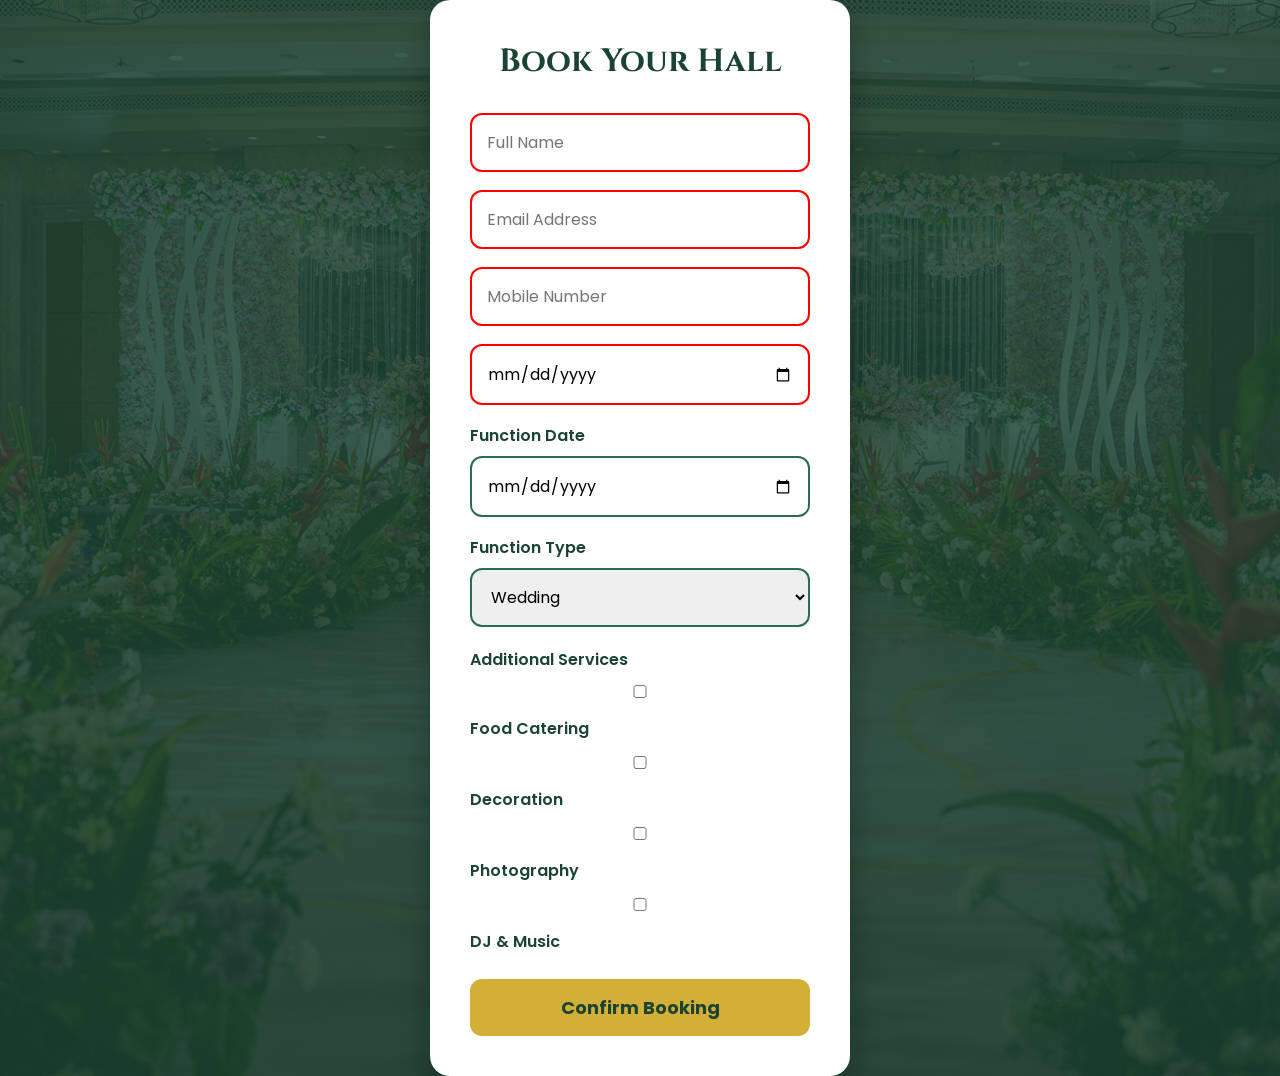
<file: booking.html>
<!DOCTYPE html>
<html>

<head>

    <title>Book Hall</title>

    <link rel="stylesheet" href="css/style.css">

    <link href="https://fonts.googleapis.com/css2?family=Poppins:wght@300;400;500;600;700&display=swap" rel="stylesheet">

    <link href="https://fonts.googleapis.com/css2?family=Cinzel:wght@500;600;700&display=swap" rel="stylesheet">

</head>

<body>

<div class="form-page">

    <div class="form-card">

        <h1>Book Your Hall</h1>

        <input type="text" id="name" placeholder="Full Name" required>

<input type="email" id="email" placeholder="Email Address" required>

<input type="tel" id="mobile" placeholder="Mobile Number" required>

<input type="date" id="date" required>

        <label>Function Date</label>

        <input type="date">

        <label>Function Type</label>

       <select id="functionType" required>

            <option>Wedding</option>

            <option>Reception</option>

            <option>Birthday Party</option>

            <option>Corporate Event</option>

            <option>Engagement</option>

        </select>

        <label>Additional Services</label>

        <div class="checkbox-group">

            <label>
                <input type="checkbox">
                Food Catering
            </label>

            <label>
                <input type="checkbox">
                Decoration
            </label>

            <label>
                <input type="checkbox">
                Photography
            </label>

            <label>
                <input type="checkbox">
                DJ & Music
            </label>

        </div>

       <button
class="form-btn"
onclick="validateBooking()">

Confirm Booking

</button>
        

    </div>

</div>
<script>

const params = new URLSearchParams(window.location.search);

const hallName = params.get("hall");

async function validateBooking(){

    let name = document.getElementById("name").value.trim();
    let email = document.getElementById("email").value.trim();
    let mobile = document.getElementById("mobile").value.trim();
    let date = document.getElementById("date").value;
    let functionType = document.getElementById("functionType").value;

    if(name === "" || email === "" || mobile === "" || date === ""){
        alert("Please fill all required details!");
        return;
    }

    if(mobile.length < 10){
        alert("Enter a valid mobile number!");
        return;
    }

    try{

        const response = await fetch(
            "https://hallbooking-production-942e.up.railway.app/api/bookings/create",
            {
                method: "POST",
                headers: {
                    "Content-Type": "application/json"
                },
                body: JSON.stringify({
                    hallName,
                    name,
                    email,
                    mobile,
                    date,
                    functionType
                })
            }
        );

        const data = await response.json();

        if(data.success){

            alert("Booking Successful!");

            window.location.href = "success.html";

        }else{

            alert(data.message);

        }

    }catch(error){

        alert("Server Error!");

        console.log(error);

    }

}

</script>
</body>
</html>
</file>
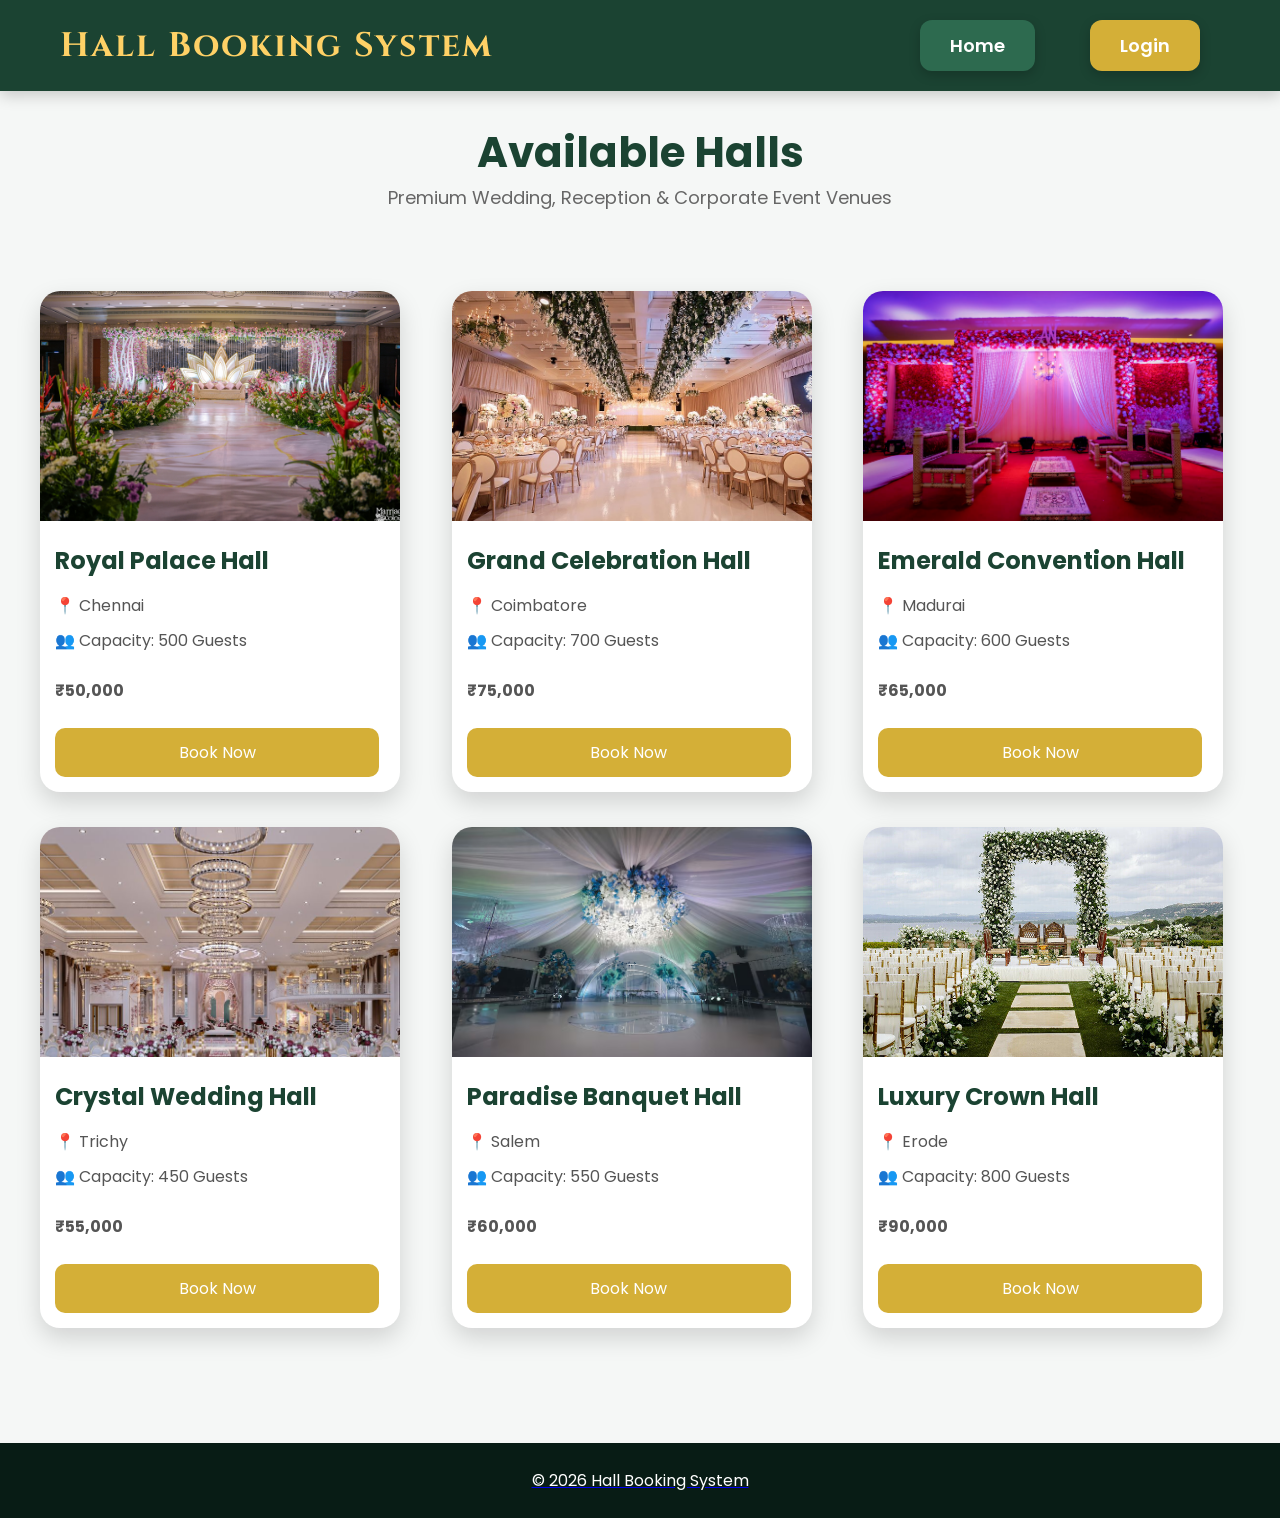
<file: halls.html>
<!DOCTYPE html>
<html>

<head>

    <title>Available Halls</title>

    <link rel="stylesheet" href="css/style.css">

    <link href="https://fonts.googleapis.com/css2?family=Poppins:wght@300;400;500;600;700&display=swap" rel="stylesheet">

    <link href="https://fonts.googleapis.com/css2?family=Cinzel:wght@500;600;700&display=swap" rel="stylesheet">

</head>

<body>

<nav>

    <h2 class="logo">
        Hall Booking System
    </h2>

    <div class="auth-buttons">

        <a href="index.html" class="login-btn">
            Home
        </a>

        <a href="login.html" class="register-btn">
            Login
        </a>

    </div>

</nav>

<h1 class="page-title">
    Available Halls
</h1>

<p class="subtitle">
    Premium Wedding, Reception & Corporate Event Venues
</p>

<div class="hall-container">

    <!-- Hall 1 -->

    <div class="hall-card">

        <img src="images/royalhall.jpg">

        <h3>Royal Palace Hall</h3>

        <p>📍 Chennai</p>

        <p>👥 Capacity: 500 Guests</p>

        <p class="price">₹50,000</p>

       <a href="booking.html?hall=Royal Hall">

<button class="book-btn">

Book Now

</button>

</a>

    </div>

    <!-- Hall 2 -->

    <div class="hall-card">

        <img src="images/grandhall.jpg">

        <h3>Grand Celebration Hall</h3>

        <p>📍 Coimbatore</p>

        <p>👥 Capacity: 700 Guests</p>

        <p class="price">₹75,000</p>

        <a href="booking.html?hall=Grand Palace">

<button class="book-btn">

Book Now

</button>

</a>

    </div>

    <!-- Hall 3 -->

    <div class="hall-card">

        <img src="images/emeraldhall.jpg">

        <h3>Emerald Convention Hall</h3>

        <p>📍 Madurai</p>

        <p>👥 Capacity: 600 Guests</p>

        <p class="price">₹65,000</p>

       <a href="booking.html?hall=Emerald Convention">

<button class="book-btn">

Book Now

</button>

</a>

    </div>

    <!-- Hall 4 -->

    <div class="hall-card">

        <img src="images/crystalhall.jpg">

        <h3>Crystal Wedding Hall</h3>

        <p>📍 Trichy</p>

        <p>👥 Capacity: 450 Guests</p>

        <p class="price">₹55,000</p>

        <a href="booking.html?hall=Crystal Wedding">

<button class="book-btn">

Book Now

</button>

</a>

    </div>

    <!-- Hall 5 -->

    <div class="hall-card">

        <img src="images/paradisehall.jpg">

        <h3>Paradise Banquet Hall</h3>

        <p>📍 Salem</p>

        <p>👥 Capacity: 550 Guests</p>

        <p class="price">₹60,000</p>

       <a href="booking.html?hall=Paradise Banquet">

<button class="book-btn">

Book Now

</button>

</a>

    </div>

    <!-- Hall 6 -->

    <div class="hall-card">

        <img src="images/luxuryhall.jpg">

        <h3>Luxury Crown Hall</h3>

        <p>📍 Erode</p>

        <p>👥 Capacity: 800 Guests</p>

        <p class="price">₹90,000</p>

        <a href="booking.html?hall=Luxury Crown">

        <button class="book-btn">
            Book Now
        </button>

    </div>

</div>

<footer>

    © 2026 Hall Booking System

</footer>

</body>
</html>
</file>
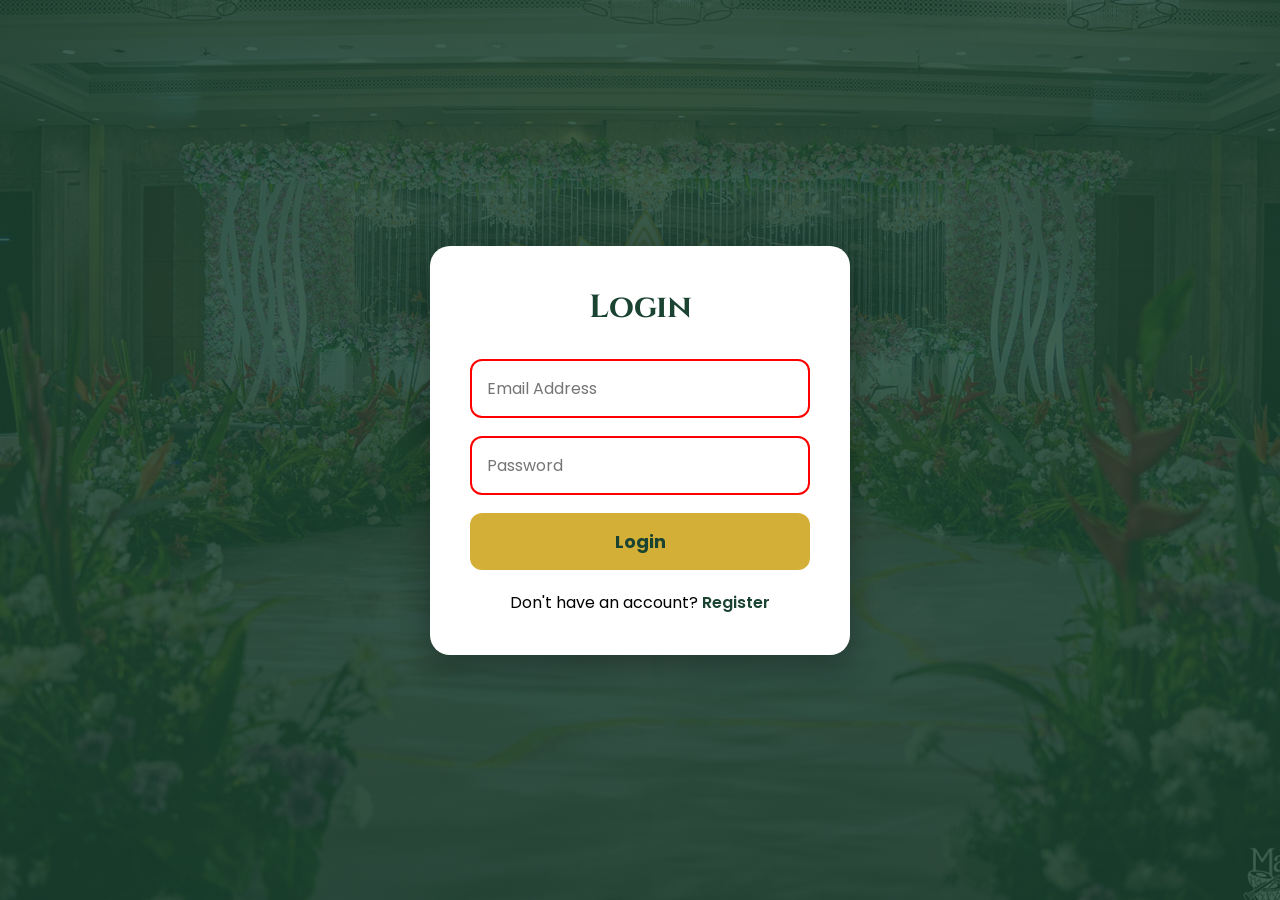
<file: login.html>
<!DOCTYPE html>
<html>

<head>

    <title>Login</title>

    <link rel="stylesheet" href="css/style.css">

    <link href="https://fonts.googleapis.com/css2?family=Poppins:wght@300;400;500;600;700&display=swap" rel="stylesheet">

    <link href="https://fonts.googleapis.com/css2?family=Cinzel:wght@500;600;700&display=swap" rel="stylesheet">

</head>

<body>

<div class="form-page">

    <div class="form-card">

        <h1>Login</h1>
<input type="email" id="email" placeholder="Email Address" required>

<input type="password" id="password" placeholder="Password" required>

      <button class="form-btn" onclick="validateLogin()">
    Login
</button>
        <p>
            Don't have an account?
            <a href="register.html">Register</a>
        </p>
        

    </div>

</div>
<script>

async function validateLogin(){

    let email = document.getElementById("email").value.trim();
    let password = document.getElementById("password").value.trim();

    if(email === "" || password === ""){
        alert("Please fill all fields!");
        return;
    }

    try{

        const response = await fetch(
            "https://hallbooking-production-942e.up.railway.app/api/users/login",
            {
                method: "POST",
                headers: {
                    "Content-Type": "application/json"
                },
                body: JSON.stringify({
                    email,
                    password
                })
            }
        );

        const data = await response.json();

        if(data.success){

            alert("Login Successful!");

            window.location.href = "index.html";

        }else{

            alert(data.message);

        }

    }catch(error){

        alert("Server Error!");

        console.log(error);

    }

}

</script>

</body>

</html>
</file>
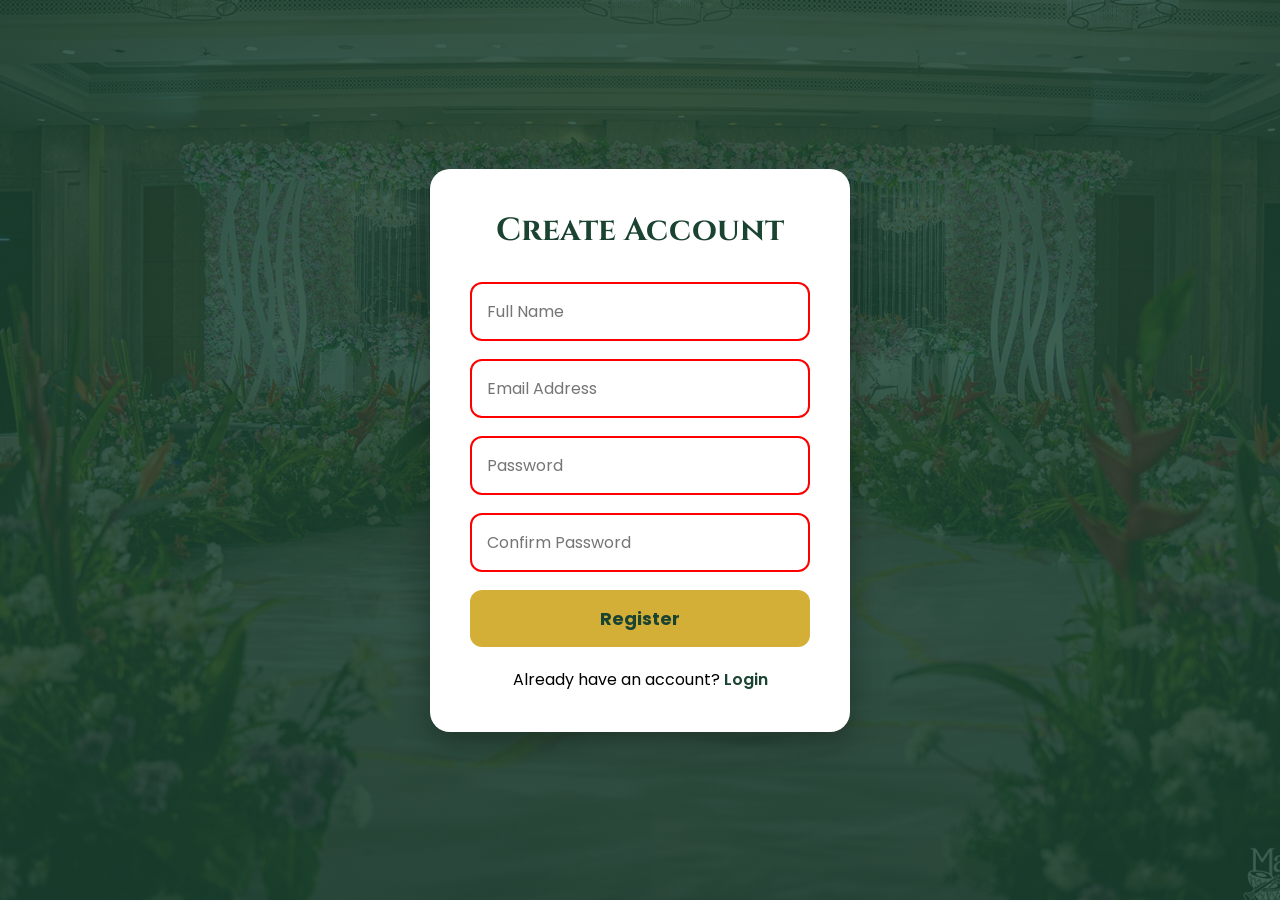
<file: register.html>
<!DOCTYPE html>
<html>

<head>

    <title>Register</title>

    <link rel="stylesheet" href="css/style.css">

    <link href="https://fonts.googleapis.com/css2?family=Poppins:wght@300;400;500;600;700&display=swap" rel="stylesheet">

    <link href="https://fonts.googleapis.com/css2?family=Cinzel:wght@500;600;700&display=swap" rel="stylesheet">

</head>

<body>

<div class="form-page">

    <div class="form-card">

        <h1>Create Account</h1>

       <input type="text" id="name" placeholder="Full Name" required>

<input type="email" id="email" placeholder="Email Address" required>

<input type="password" id="password" placeholder="Password" required>

<input type="password" id="confirmPassword" placeholder="Confirm Password" required>

       <button class="form-btn" onclick="validateRegister()">
    Register
</button>

        <p>
            Already have an account?
            <a href="login.html">Login</a>
        </p>
        

    </div>

</div>
<script>

async function validateRegister(){

    let name = document.getElementById("name").value.trim();
    let email = document.getElementById("email").value.trim();
    let password = document.getElementById("password").value.trim();
    let confirmPassword = document.getElementById("confirmPassword").value.trim();

    if(name === "" || email === "" || password === "" || confirmPassword === ""){
        alert("Please fill all fields!");
        return;
    }

    if(password !== confirmPassword){
        alert("Passwords do not match!");
        return;
    }

    try{

        const response = await fetch(
            "https://hallbooking-production-942e.up.railway.app/api/users/register",
            {
                method: "POST",
                headers: {
                    "Content-Type": "application/json"
                },
                body: JSON.stringify({
                    name,
                    email,
                    password
                })
            }
        );

        const data = await response.json();

        if(data.success){

            alert("Registration Successful!");

            window.location.href = "login.html";

        }else{

            alert(data.message);

        }

    }catch(error){

        alert("Server Error!");

        console.log(error);

    }

}

</script>
</body>

</html>
</file>
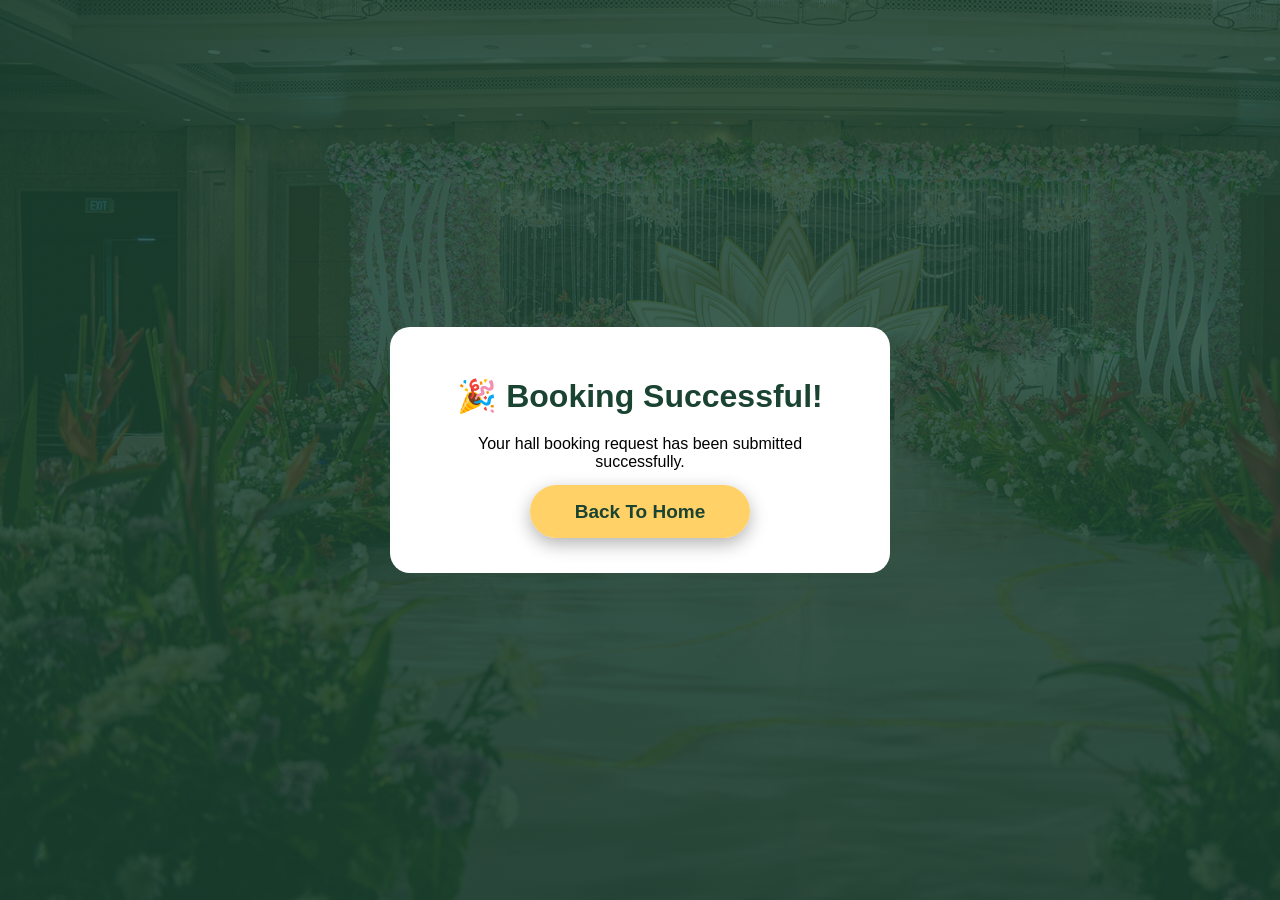
<file: success.html>
<!DOCTYPE html>
<html>

<head>

<title>Booking Success</title>

<link rel="stylesheet" href="css/style.css">

</head>

<body>

<div class="success-page">

    <div class="success-card">

        <h1>🎉 Booking Successful!</h1>

        <p>

            Your hall booking request has been submitted successfully.

        </p>

        <a href="index.html" class="hero-btn">

            Back To Home

        </a>

    </div>

</div>

</body>
</html>
</file>
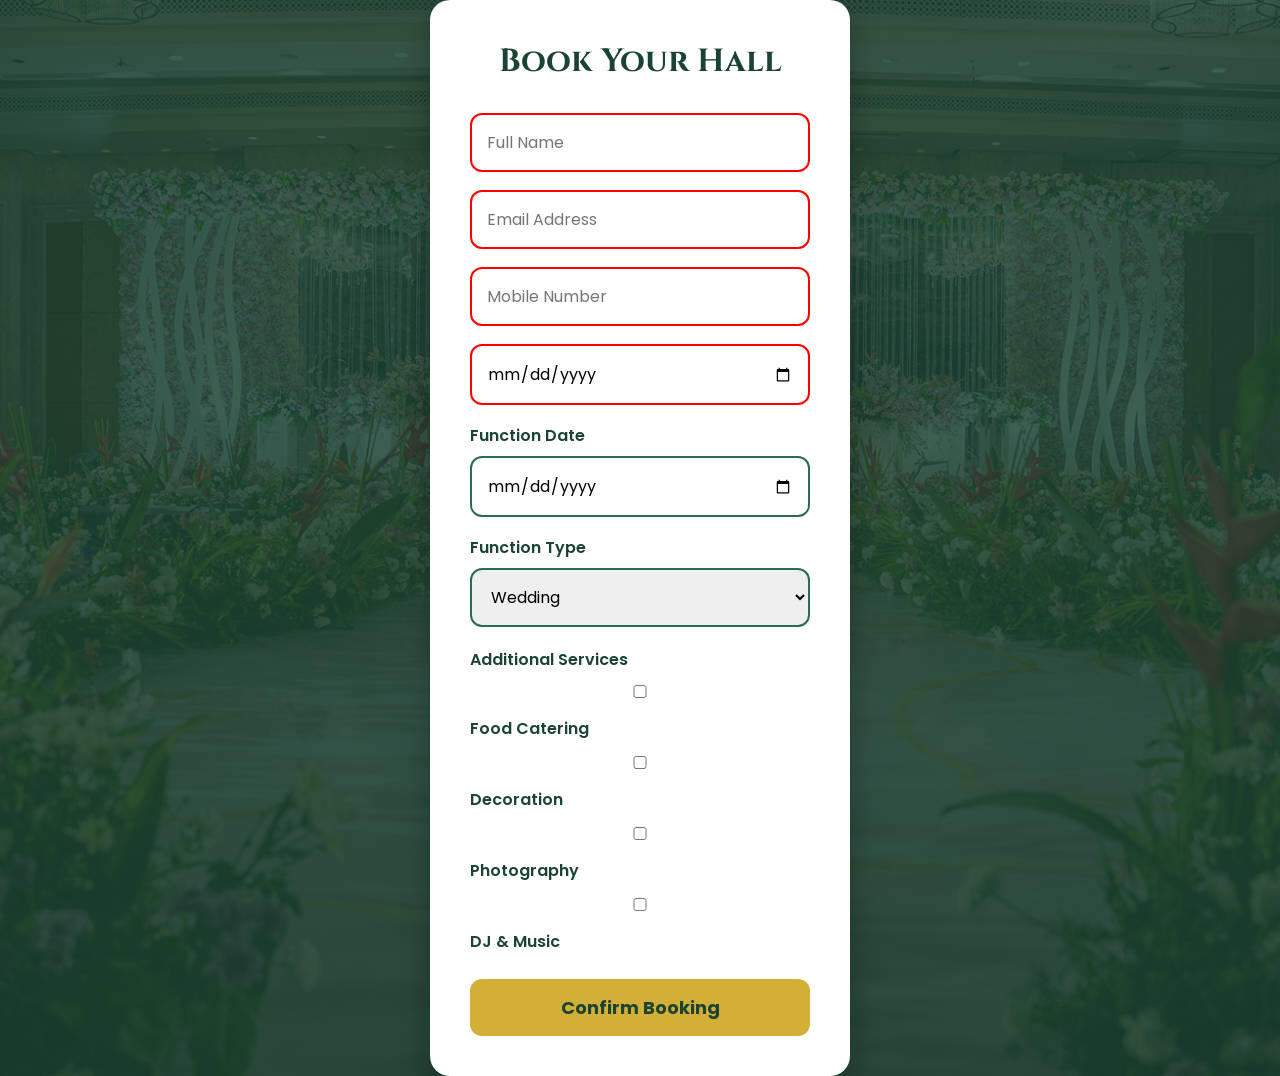
<file: frontend/booking.html>
<!DOCTYPE html>
<html>

<head>

    <title>Book Hall</title>

    <link rel="stylesheet" href="css/style.css">

    <link href="https://fonts.googleapis.com/css2?family=Poppins:wght@300;400;500;600;700&display=swap" rel="stylesheet">

    <link href="https://fonts.googleapis.com/css2?family=Cinzel:wght@500;600;700&display=swap" rel="stylesheet">

</head>

<body>

<div class="form-page">

    <div class="form-card">

        <h1>Book Your Hall</h1>

        <input type="text" id="name" placeholder="Full Name" required>

<input type="email" id="email" placeholder="Email Address" required>

<input type="tel" id="mobile" placeholder="Mobile Number" required>

<input type="date" id="date" required>

        <label>Function Date</label>

        <input type="date">

        <label>Function Type</label>

       <select id="functionType" required>

            <option>Wedding</option>

            <option>Reception</option>

            <option>Birthday Party</option>

            <option>Corporate Event</option>

            <option>Engagement</option>

        </select>

        <label>Additional Services</label>

        <div class="checkbox-group">

            <label>
                <input type="checkbox">
                Food Catering
            </label>

            <label>
                <input type="checkbox">
                Decoration
            </label>

            <label>
                <input type="checkbox">
                Photography
            </label>

            <label>
                <input type="checkbox">
                DJ & Music
            </label>

        </div>

       <button
class="form-btn"
onclick="validateBooking()">

Confirm Booking

</button>
        

    </div>

</div>
<script>

const params = new URLSearchParams(window.location.search);

const hallName = params.get("hall");

async function validateBooking(){

    let name = document.getElementById("name").value.trim();
    let email = document.getElementById("email").value.trim();
    let mobile = document.getElementById("mobile").value.trim();
    let date = document.getElementById("date").value;
    let functionType = document.getElementById("functionType").value;

    if(name === "" || email === "" || mobile === "" || date === ""){
        alert("Please fill all required details!");
        return;
    }

    if(mobile.length < 10){
        alert("Enter a valid mobile number!");
        return;
    }

    try{

        const response = await fetch(
            "http://localhost:5000/api/bookings/create",
            {
                method: "POST",
                headers: {
                    "Content-Type": "application/json"
                },
                body: JSON.stringify({
                    hallName,
                    name,
                    email,
                    mobile,
                    date,
                    functionType
                })
            }
        );

        const data = await response.json();

        if(data.success){

            alert("Booking Successful!");

            window.location.href = "success.html";

        }else{

            alert(data.message);

        }

    }catch(error){

        alert("Server Error!");

        console.log(error);

    }

}

</script>
</body>
</html>
</file>
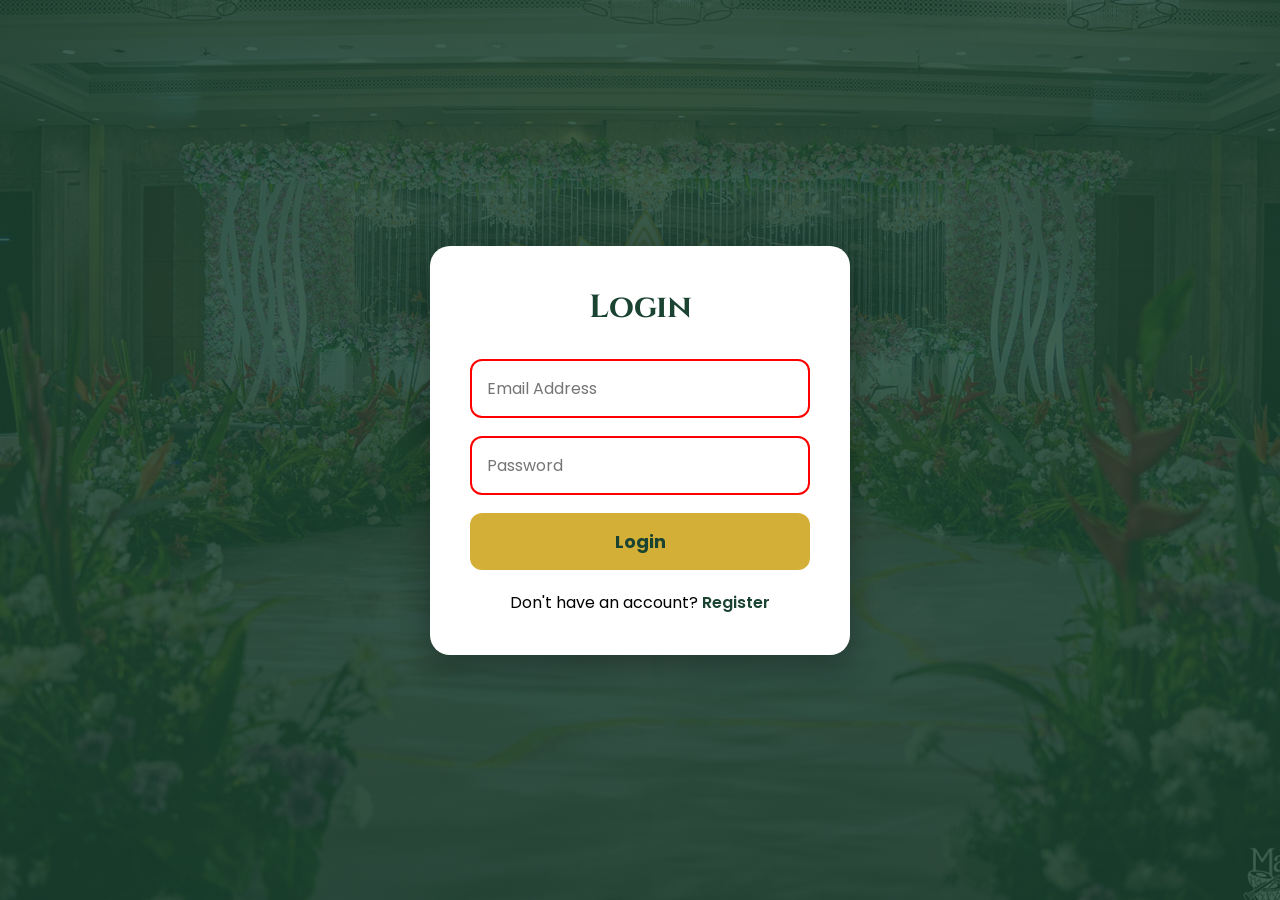
<file: frontend/login.html>
<!DOCTYPE html>
<html>

<head>

    <title>Login</title>

    <link rel="stylesheet" href="css/style.css">

    <link href="https://fonts.googleapis.com/css2?family=Poppins:wght@300;400;500;600;700&display=swap" rel="stylesheet">

    <link href="https://fonts.googleapis.com/css2?family=Cinzel:wght@500;600;700&display=swap" rel="stylesheet">

</head>

<body>

<div class="form-page">

    <div class="form-card">

        <h1>Login</h1>
<input type="email" id="email" placeholder="Email Address" required>

<input type="password" id="password" placeholder="Password" required>

      <button class="form-btn" onclick="validateLogin()">
    Login
</button>
        <p>
            Don't have an account?
            <a href="register.html">Register</a>
        </p>
        

    </div>

</div>
<script>

async function validateLogin(){

    let email = document.getElementById("email").value.trim();
    let password = document.getElementById("password").value.trim();

    if(email === "" || password === ""){
        alert("Please fill all fields!");
        return;
    }

    try{

        const response = await fetch(
            "http://localhost:5000/api/users/login",
            {
                method: "POST",
                headers: {
                    "Content-Type": "application/json"
                },
                body: JSON.stringify({
                    email,
                    password
                })
            }
        );

        const data = await response.json();

        if(data.success){

            alert("Login Successful!");

            window.location.href = "index.html";

        }else{

            alert(data.message);

        }

    }catch(error){

        alert("Server Error!");

        console.log(error);

    }

}

</script>

</body>

</html>
</file>
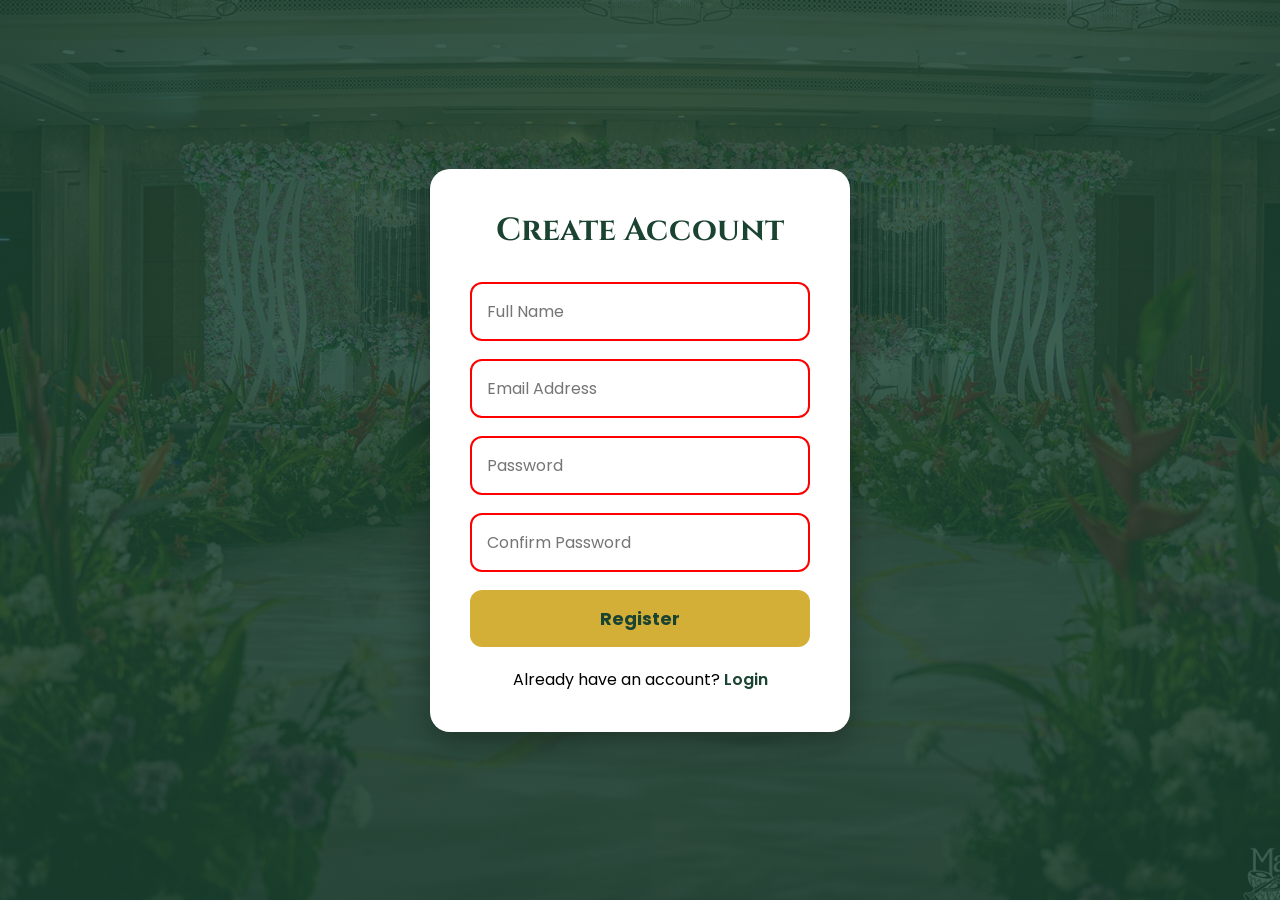
<file: frontend/register.html>
<!DOCTYPE html>
<html>

<head>

    <title>Register</title>

    <link rel="stylesheet" href="css/style.css">

    <link href="https://fonts.googleapis.com/css2?family=Poppins:wght@300;400;500;600;700&display=swap" rel="stylesheet">

    <link href="https://fonts.googleapis.com/css2?family=Cinzel:wght@500;600;700&display=swap" rel="stylesheet">

</head>

<body>

<div class="form-page">

    <div class="form-card">

        <h1>Create Account</h1>

       <input type="text" id="name" placeholder="Full Name" required>

<input type="email" id="email" placeholder="Email Address" required>

<input type="password" id="password" placeholder="Password" required>

<input type="password" id="confirmPassword" placeholder="Confirm Password" required>

       <button class="form-btn" onclick="validateRegister()">
    Register
</button>

        <p>
            Already have an account?
            <a href="login.html">Login</a>
        </p>
        

    </div>

</div>
<script>

async function validateRegister(){

    let name = document.getElementById("name").value.trim();
    let email = document.getElementById("email").value.trim();
    let password = document.getElementById("password").value.trim();
    let confirmPassword = document.getElementById("confirmPassword").value.trim();

    if(name === "" || email === "" || password === "" || confirmPassword === ""){
        alert("Please fill all fields!");
        return;
    }

    if(password !== confirmPassword){
        alert("Passwords do not match!");
        return;
    }

    try{

        const response = await fetch(
            "http://localhost:5000/api/users/register",
            {
                method: "POST",
                headers: {
                    "Content-Type": "application/json"
                },
                body: JSON.stringify({
                    name,
                    email,
                    password
                })
            }
        );

        const data = await response.json();

        if(data.success){

            alert("Registration Successful!");

            window.location.href = "login.html";

        }else{

            alert(data.message);

        }

    }catch(error){

        alert("Server Error!");

        console.log(error);

    }

}

</script>
</body>

</html>
</file>
<file: css/style.css>
/* GOOGLE FONT */

*{
    margin:0;
    padding:0;
    box-sizing:border-box;
    font-family:'Poppins',sans-serif;
}

/* THEME COLORS */

:root{
    --bottle-green:#1B4332;
    --dark-green:#081C15;
    --light-green:#2D6A4F;
    --gold:#D4AF37;
    --white:#F8F9FA;
}

/* BODY */

body{
    background:#f5f7f6;
}

/* NAVBAR */

nav{

    background:#1B4332;

    padding:20px 60px;

    display:flex;

    justify-content:space-between;

    align-items:center;

    box-shadow:0 4px 15px rgba(0,0,0,0.2);
}

nav a{
    color:white;
    text-decoration:none;
    margin:0 20px;
    font-size:18px;
    font-weight:500;
    transition:0.3s;
}

nav a:hover{
    color:var(--gold);
}

/* PAGE TITLE */

.page-title{
    text-align:center;
    font-size:42px;
    margin-top:30px;
    color:var(--bottle-green);
    font-weight:700;
}

/* SUB TITLE */

.subtitle{
    text-align:center;
    color:#666;
    margin-bottom:40px;
    font-size:18px;
}

/* HALL CONTAINER */

.hall-container{

    display:grid;

    grid-template-columns:
    repeat(auto-fit,minmax(350px,1fr));

    gap:35px;

    padding:40px;
}

/* CARD */

.hall-card{

    width:360px;

    background:white;

    border-radius:20px;

    overflow:hidden;

    box-shadow:0 10px 25px rgba(0,0,0,0.15);

    transition:0.4s;
}

.hall-card:hover{

    transform:translateY(-12px);

    box-shadow:0 15px 35px rgba(0,0,0,0.25);
}
/* IMAGE */

.hall-card img{
    width:100%;
    height:230px;
    object-fit:cover;
}

/* HALL NAME */

.hall-card h3{
    color:var(--bottle-green);
    font-size:24px;
    padding:15px;
}

/* DETAILS */

.hall-card p{
    padding-left:15px;
    padding-right:15px;
    padding-bottom:10px;
    color:#555;
    font-size:16px;
}

/* PRICE */

.price{
    color:var(--gold);
    font-size:22px;
    font-weight:700;
    padding:15px;
}

/* BUTTON */

.book-btn{
    background:var(--gold);
    color:white;
    border:none;
    width:90%;
    margin:15px;
    padding:12px;
    border-radius:10px;
    font-size:16px;
    cursor:pointer;
    transition:0.3s;
}

.book-btn:hover{
    background:var(--bottle-green);
}

/* HERO SECTION */

.hero{
    height:600px;

    background:
    linear-gradient(
        rgba(27,67,50,0.75),
        rgba(27,67,50,0.75)
    ),
    url("images/royalhall.jpg");

    background-size:cover;
    background-position:center;

    display:flex;
    justify-content:center;
    align-items:center;
    flex-direction:column;

    text-align:center;
    color:white;
}

.hero h1{
    font-family:'Cinzel',serif;
    font-size:72px;
    margin-bottom:25px;
    letter-spacing:3px;
    text-shadow:0 4px 15px rgba(0,0,0,0.4);
}
.hero p{
    font-size:26px;
    margin-bottom:80px;
    letter-spacing:1px;
    font-weight:300;
}
/* FOOTER */

footer{
    background:var(--dark-green);
    color:white;
    text-align:center;
    padding:25px;
    margin-top:40px;
}
.hero-btn{
    background:#FFD166;
    color:#1B4332;
    text-decoration:none;
    padding:16px 45px;
    border-radius:50px;
    font-size:19px;
    font-weight:700;
    transition:0.4s;
    box-shadow:0 6px 18px rgba(0,0,0,0.3);
}

.hero-btn:hover{
    background:#D4AF37;
    color:white;
    transform:translateY(-5px);
}
.logo{
    color:#FFD166;
    font-size:34px;
    font-weight:700;
    letter-spacing:2px;
    font-family:'Cinzel',serif;
}
.auth-buttons{

    display:flex;

    gap:15px;

    justify-content:center;

    align-items:center;
}

.auth-buttons a{

    text-decoration:none;

    padding:12px 30px;

    border-radius:12px;

    font-weight:600;

    transition:0.3s;
}
.login-btn{

    background:#2D6A4F;

    color:white;
}

.login-btn:hover{

    background:#1B4332;
}
.register-btn{

    background:#D4AF37;

    color:white;
}

.register-btn:hover{

    background:#b8941f;
}
.login-btn,
.register-btn{
    box-shadow:0 4px 12px rgba(0,0,0,0.2);
}

/* MOBILE */

@media(max-width:768px){

    .hall-card{
        width:95%;
    }

    .hero h1{
        font-size:38px;
    }

}
/* LOGIN & REGISTER PAGE */

.form-page{

    min-height:100vh;

    background:
    linear-gradient(
        rgba(27,67,50,0.85),
        rgba(27,67,50,0.85)
    ),
    url("../images/royalhall.jpg");

    background-size:cover;
    background-position:center;

    display:flex;
    justify-content:center;
    align-items:center;
}

.form-card{

    width:420px;

    background:white;

    padding:40px;

    border-radius:20px;

    box-shadow:0 10px 30px rgba(0,0,0,0.3);

    text-align:center;
}

.form-card h1{

    font-family:'Cinzel',serif;

    color:#1B4332;

    margin-bottom:30px;
}

.form-card input{

    width:100%;

    padding:15px;

    margin-bottom:18px;

    border:2px solid #D4AF37;

    border-radius:12px;

    font-size:16px;

    outline:none;

    transition:0.3s;
}

.form-card input:focus{

    border-color:#1B4332;

    box-shadow:0 0 10px rgba(27,67,50,0.25);
}

.form-btn{

    width:100%;

    background:#D4AF37;

    color:#1B4332;

    border:none;

    padding:15px;

    border-radius:12px;

    font-size:18px;

    font-weight:700;

    cursor:pointer;

    transition:0.3s;
}

.form-btn:hover{

    background:#1B4332;

    color:white;
}

.form-card p{

    margin-top:20px;
}

.form-card a{

    color:#1B4332;

    font-weight:600;

    text-decoration:none;
}
/* BOOKING PAGE */

.form-card select{

    width:100%;

    padding:15px;

    border:2px solid #D4AF37;

    border-radius:12px;

    margin-bottom:20px;

    font-size:16px;
}

.form-card label{

    display:block;

    text-align:left;

    margin-bottom:8px;

    color:#1B4332;

    font-weight:600;
}

.checkbox-group{

    text-align:left;

    margin-bottom:25px;
}

.checkbox-group label{

    display:block;

    margin-bottom:10px;
}

/* SUCCESS PAGE */

.success-page{

    min-height:100vh;

    display:flex;

    justify-content:center;

    align-items:center;

    background:

    linear-gradient(
        rgba(27,67,50,0.85),
        rgba(27,67,50,0.85)
    ),

    url("../images/royalhall.jpg");

    background-size:cover;
}

.success-card{

    background:white;

    padding:50px;

    border-radius:20px;

    text-align:center;

    width:500px;
}

.success-card h1{

    color:#1B4332;

    margin-bottom:20px;
}

.success-card p{

    margin-bottom:30px;
}
.about{
    padding:60px;
    text-align:center;
}

.about h2{
    color:#1B4332;
    margin-bottom:20px;
}

.about p{
    max-width:800px;
    margin:auto;
    line-height:1.8;
}
.services{
    display:flex;
    justify-content:center;
    gap:20px;
    flex-wrap:wrap;
    padding:40px;
}

.service-card{
    background:white;
    padding:30px;
    width:220px;
    border-radius:15px;
    text-align:center;
    box-shadow:0 5px 15px rgba(0,0,0,0.15);
}
.search-box{
    width:350px;
    padding:15px;
    display:block;
    margin:20px auto;
    border:2px solid #D4AF37;
    border-radius:10px;
}html{
    scroll-behavior:smooth;
}
.top-btn{

position:fixed;

bottom:20px;

right:20px;

background:#D4AF37;

border:none;

padding:15px;

border-radius:50%;

cursor:pointer;
}
.gallery{
text-align:center;
padding:50px;
}

.gallery img{
width:300px;
height:200px;
object-fit:cover;
margin:10px;
border-radius:15px;
}
input:invalid,
select:invalid{
    border:2px solid red;
}

input:valid,
select:valid{
    border:2px solid #2D6A4F;
}
</file>
<file: frontend/css/style.css>
/* GOOGLE FONT */

*{
    margin:0;
    padding:0;
    box-sizing:border-box;
    font-family:'Poppins',sans-serif;
}

/* THEME COLORS */

:root{
    --bottle-green:#1B4332;
    --dark-green:#081C15;
    --light-green:#2D6A4F;
    --gold:#D4AF37;
    --white:#F8F9FA;
}

/* BODY */

body{
    background:#f5f7f6;
}

/* NAVBAR */

nav{

    background:#1B4332;

    padding:20px 60px;

    display:flex;

    justify-content:space-between;

    align-items:center;

    box-shadow:0 4px 15px rgba(0,0,0,0.2);
}

nav a{
    color:white;
    text-decoration:none;
    margin:0 20px;
    font-size:18px;
    font-weight:500;
    transition:0.3s;
}

nav a:hover{
    color:var(--gold);
}

/* PAGE TITLE */

.page-title{
    text-align:center;
    font-size:42px;
    margin-top:30px;
    color:var(--bottle-green);
    font-weight:700;
}

/* SUB TITLE */

.subtitle{
    text-align:center;
    color:#666;
    margin-bottom:40px;
    font-size:18px;
}

/* HALL CONTAINER */

.hall-container{

    display:grid;

    grid-template-columns:
    repeat(auto-fit,minmax(350px,1fr));

    gap:35px;

    padding:40px;
}

/* CARD */

.hall-card{

    width:360px;

    background:white;

    border-radius:20px;

    overflow:hidden;

    box-shadow:0 10px 25px rgba(0,0,0,0.15);

    transition:0.4s;
}

.hall-card:hover{

    transform:translateY(-12px);

    box-shadow:0 15px 35px rgba(0,0,0,0.25);
}
/* IMAGE */

.hall-card img{
    width:100%;
    height:230px;
    object-fit:cover;
}

/* HALL NAME */

.hall-card h3{
    color:var(--bottle-green);
    font-size:24px;
    padding:15px;
}

/* DETAILS */

.hall-card p{
    padding-left:15px;
    padding-right:15px;
    padding-bottom:10px;
    color:#555;
    font-size:16px;
}

/* PRICE */

.price{
    color:var(--gold);
    font-size:22px;
    font-weight:700;
    padding:15px;
}

/* BUTTON */

.book-btn{
    background:var(--gold);
    color:white;
    border:none;
    width:90%;
    margin:15px;
    padding:12px;
    border-radius:10px;
    font-size:16px;
    cursor:pointer;
    transition:0.3s;
}

.book-btn:hover{
    background:var(--bottle-green);
}

/* HERO SECTION */

.hero{
    height:600px;

    background:
    linear-gradient(
        rgba(27,67,50,0.75),
        rgba(27,67,50,0.75)
    ),
    url("images/royalhall.jpg");

    background-size:cover;
    background-position:center;

    display:flex;
    justify-content:center;
    align-items:center;
    flex-direction:column;

    text-align:center;
    color:white;
}

.hero h1{
    font-family:'Cinzel',serif;
    font-size:72px;
    margin-bottom:25px;
    letter-spacing:3px;
    text-shadow:0 4px 15px rgba(0,0,0,0.4);
}
.hero p{
    font-size:26px;
    margin-bottom:80px;
    letter-spacing:1px;
    font-weight:300;
}
/* FOOTER */

footer{
    background:var(--dark-green);
    color:white;
    text-align:center;
    padding:25px;
    margin-top:40px;
}
.hero-btn{
    background:#FFD166;
    color:#1B4332;
    text-decoration:none;
    padding:16px 45px;
    border-radius:50px;
    font-size:19px;
    font-weight:700;
    transition:0.4s;
    box-shadow:0 6px 18px rgba(0,0,0,0.3);
}

.hero-btn:hover{
    background:#D4AF37;
    color:white;
    transform:translateY(-5px);
}
.logo{
    color:#FFD166;
    font-size:34px;
    font-weight:700;
    letter-spacing:2px;
    font-family:'Cinzel',serif;
}
.auth-buttons{

    display:flex;

    gap:15px;

    justify-content:center;

    align-items:center;
}

.auth-buttons a{

    text-decoration:none;

    padding:12px 30px;

    border-radius:12px;

    font-weight:600;

    transition:0.3s;
}
.login-btn{

    background:#2D6A4F;

    color:white;
}

.login-btn:hover{

    background:#1B4332;
}
.register-btn{

    background:#D4AF37;

    color:white;
}

.register-btn:hover{

    background:#b8941f;
}
.login-btn,
.register-btn{
    box-shadow:0 4px 12px rgba(0,0,0,0.2);
}

/* MOBILE */

@media(max-width:768px){

    .hall-card{
        width:95%;
    }

    .hero h1{
        font-size:38px;
    }

}
/* LOGIN & REGISTER PAGE */

.form-page{

    min-height:100vh;

    background:
    linear-gradient(
        rgba(27,67,50,0.85),
        rgba(27,67,50,0.85)
    ),
    url("../images/royalhall.jpg");

    background-size:cover;
    background-position:center;

    display:flex;
    justify-content:center;
    align-items:center;
}

.form-card{

    width:420px;

    background:white;

    padding:40px;

    border-radius:20px;

    box-shadow:0 10px 30px rgba(0,0,0,0.3);

    text-align:center;
}

.form-card h1{

    font-family:'Cinzel',serif;

    color:#1B4332;

    margin-bottom:30px;
}

.form-card input{

    width:100%;

    padding:15px;

    margin-bottom:18px;

    border:2px solid #D4AF37;

    border-radius:12px;

    font-size:16px;

    outline:none;

    transition:0.3s;
}

.form-card input:focus{

    border-color:#1B4332;

    box-shadow:0 0 10px rgba(27,67,50,0.25);
}

.form-btn{

    width:100%;

    background:#D4AF37;

    color:#1B4332;

    border:none;

    padding:15px;

    border-radius:12px;

    font-size:18px;

    font-weight:700;

    cursor:pointer;

    transition:0.3s;
}

.form-btn:hover{

    background:#1B4332;

    color:white;
}

.form-card p{

    margin-top:20px;
}

.form-card a{

    color:#1B4332;

    font-weight:600;

    text-decoration:none;
}
/* BOOKING PAGE */

.form-card select{

    width:100%;

    padding:15px;

    border:2px solid #D4AF37;

    border-radius:12px;

    margin-bottom:20px;

    font-size:16px;
}

.form-card label{

    display:block;

    text-align:left;

    margin-bottom:8px;

    color:#1B4332;

    font-weight:600;
}

.checkbox-group{

    text-align:left;

    margin-bottom:25px;
}

.checkbox-group label{

    display:block;

    margin-bottom:10px;
}

/* SUCCESS PAGE */

.success-page{

    min-height:100vh;

    display:flex;

    justify-content:center;

    align-items:center;

    background:

    linear-gradient(
        rgba(27,67,50,0.85),
        rgba(27,67,50,0.85)
    ),

    url("../images/royalhall.jpg");

    background-size:cover;
}

.success-card{

    background:white;

    padding:50px;

    border-radius:20px;

    text-align:center;

    width:500px;
}

.success-card h1{

    color:#1B4332;

    margin-bottom:20px;
}

.success-card p{

    margin-bottom:30px;
}
.about{
    padding:60px;
    text-align:center;
}

.about h2{
    color:#1B4332;
    margin-bottom:20px;
}

.about p{
    max-width:800px;
    margin:auto;
    line-height:1.8;
}
.services{
    display:flex;
    justify-content:center;
    gap:20px;
    flex-wrap:wrap;
    padding:40px;
}

.service-card{
    background:white;
    padding:30px;
    width:220px;
    border-radius:15px;
    text-align:center;
    box-shadow:0 5px 15px rgba(0,0,0,0.15);
}
.search-box{
    width:350px;
    padding:15px;
    display:block;
    margin:20px auto;
    border:2px solid #D4AF37;
    border-radius:10px;
}html{
    scroll-behavior:smooth;
}
.top-btn{

position:fixed;

bottom:20px;

right:20px;

background:#D4AF37;

border:none;

padding:15px;

border-radius:50%;

cursor:pointer;
}
.gallery{
text-align:center;
padding:50px;
}

.gallery img{
width:300px;
height:200px;
object-fit:cover;
margin:10px;
border-radius:15px;
}
input:invalid,
select:invalid{
    border:2px solid red;
}

input:valid,
select:valid{
    border:2px solid #2D6A4F;
}
</file>
